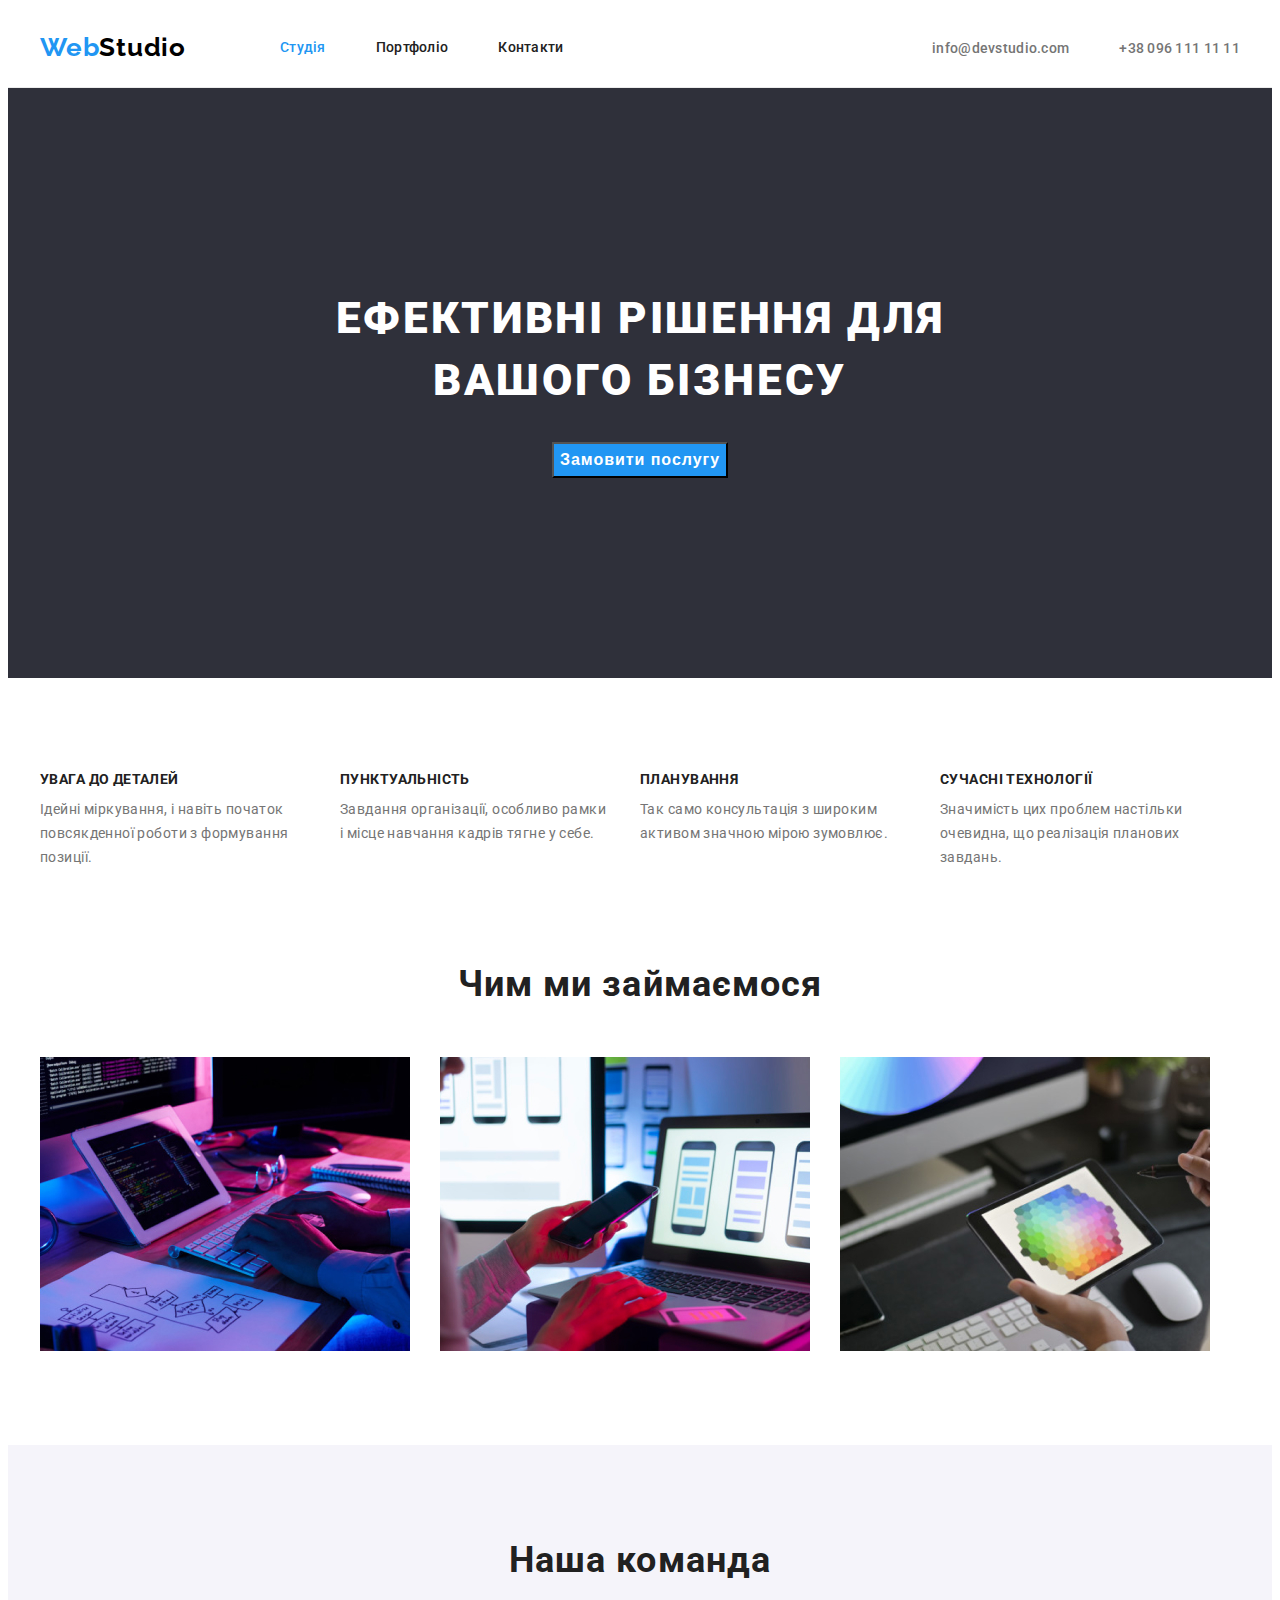
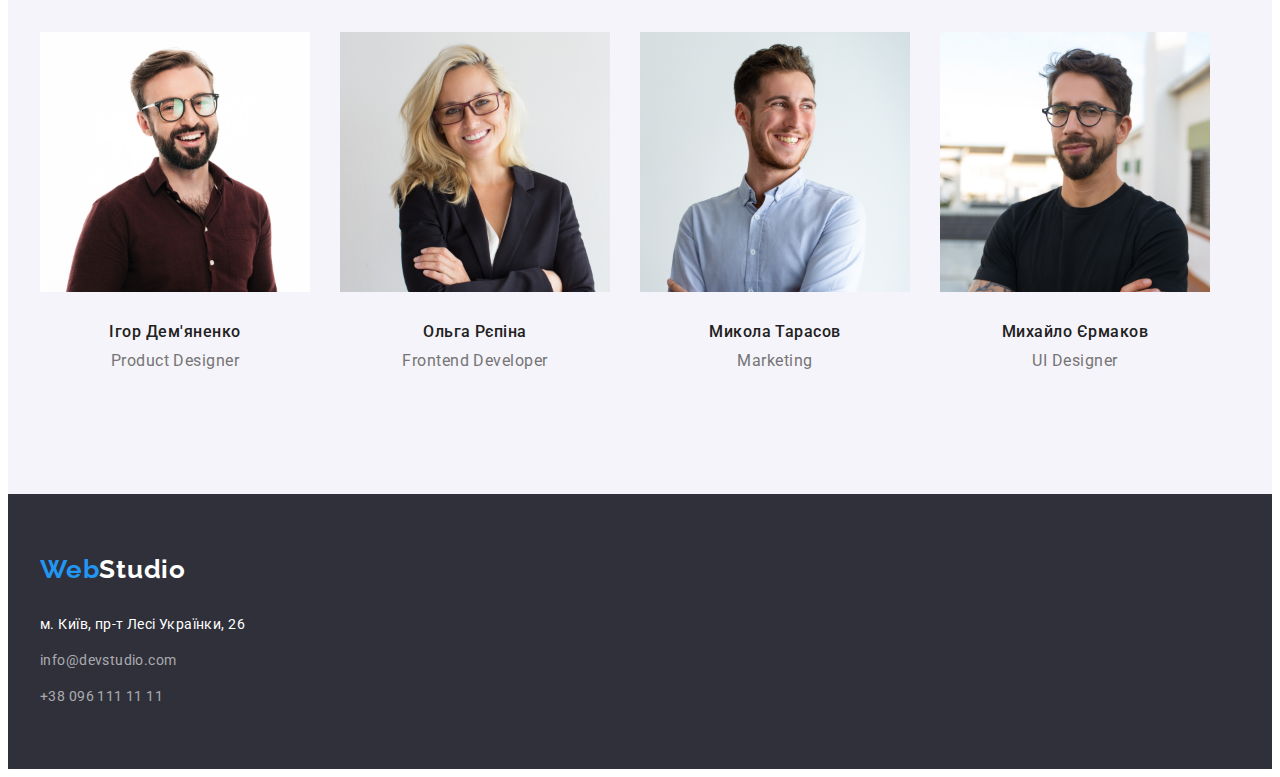
<file: index.html>
<!DOCTYPE html>
<html lang="uk">

<head>
    <meta charset="UTF-8">
    <meta http-equiv="X-UA-Compatible" content="IE=edge">
    <meta name="viewport" content="width=device-width, initial-scale=1.0">
    <title>Document</title>

    <link rel="preconnect" href="https://fonts.googleapis.com">
    <link rel="preconnect" href="https://fonts.gstatic.com" crossorigin>
    <link
        href="https://fonts.googleapis.com/css2?family=Raleway:wght@700&family=Roboto:wght@400;500;700;900&display=swap"
        rel="stylesheet">

    <link rel="stylesheet" href="https://cdnjs.cloudflare.com/ajax/libs/modern-normalize/2.0.0/modern-normalize.min.css"
        integrity="sha512-4xo8blKMVCiXpTaLzQSLSw3KFOVPWhm/TRtuPVc4WG6kUgjH6J03IBuG7JZPkcWMxJ5huwaBpOpnwYElP/m6wg=="
        crossorigin="anonymous" referrerpolicy="no-referrer" />

    <link rel="stylesheet" href="./css/styles.css">
</head>

<body>
    <header class="header">

        <div class=" container heder-content">
            <nav class="heder-list">
                <!--Шапка-->
                <a class="link-logo" href=""> Web<span class="port">Studio</span> </a>
                <ul class="list">
                    <li class="nav-list"><a class="link-list current" href="./index.html"> Студія </a> </li>
                    <li class="nav-list"> <a class="link-list" href="./portfolio.html"> Портфоліо </a> </li>
                    <li class="nav-list"><a class="link-list" href="">Контакти</a> </li>
                </ul>
            </nav>


            <ul class="list-heder">
                <li class="mail"> <a class="link-list-contacts" href="mailto:info@devstudio.com "> info@devstudio.com
                    </a></li>
                <li class="contact-number"> <a class="link-list-contacts" href="tel:380961111111"> +38 096 111 11 11
                    </a> </li>
            </ul>
        </div>






    </header>
    <main>
        <section class="men-title">
            <div class=" container">
                <h1 class="title">Ефективні рішення для вашого бізнесу </h1>
                <button class="button-service" type="button">Замовити послугу</button>
            </div>
        </section>



        <!--Послуги-->
        <section class="section">
            <div class="container">
                <ul class="list-services">
                    <li class="services">
                        <h3 class="list-title">УВАГА ДО ДЕТАЛЕЙ</h3>
                        <p class="list-text">Ідейні міркування, і навіть початок повсякденної роботи з формування
                            позиції.</p>
                    </li>

                    <li class="services">
                        <h3 class="list-title">ПУНКТУАЛЬНІСТЬ</h3>
                        <p class="list-text"> Завдання організації, особливо рамки і місце навчання кадрів тягне у себе.
                        </p>
                    </li>
                    <li class="services">
                        <h3 class="list-title">ПЛАНУВАННЯ</h3>
                        <p class="list-text">Так само консультація з широким активом значною мірою зумовлює.</p>
                    </li>
                    <li class="services">
                        <h3 class="list-title">СУЧАСНІ ТЕХНОЛОГІЇ</h3>
                        <p class="list-text">Значимість цих проблем настільки очевидна, що реалізація планових завдань.
                        </p>
                    </li>
                </ul>
            </div>

        </section>
        <!--Чим ми займаэмось-->
        <section class="section-work">
            <div class="container">
                <h2 class="work">Чим ми займаємося</h2>
                <ul class="list-work ">
                    <li class="list-foto"><img src="./images/box1.jpg" alt="створення сайту" width="370"> </li>
                    <li class="list-foto"> <img src="./images/box2.jpg" alt="тестування на мобільних пристроях"
                            width="370"> </li>
                    <li class="list-foto"> <img src="./images/box3.jpg" alt="вибір кольорової гами " width="370"></li>
                </ul>
            </div>
        </section>

        <!--Gomanda-->
        <section class="section tem">
            <div class="container">
                <h2 class="work">Наша команда</h2>
                <ul class="comanda-list">
                    <li class="foto-work"> <img src="./images/img1.jpg" alt="дизайнер компанії" width="270">

                        <div class="comanda">
                            <h3 class="list-comanda">Ігор Дем'яненко</h3>
                            <p class="list-profession">Product Designer</p>
                        </div>

                    </li>
                    <li class="foto-work"> <img src="./images/img2.jpg" alt="розробник інтерфейсу" width="270">
                        <div class="comanda">
                            <h3 class="list-comanda"> Ольга Рєпіна </h3>
                            <p class="list-profession">Frontend Developer</p>
                        </div>

                    </li>
                    <li class="foto-work"> <img src="./images/img6.jpg" alt="маркетолог" width="270">
                        <div class="comanda">
                            <h3 class="list-comanda"> Микола Тарасов </h3>
                            <p class="list-profession"> Marketing </p>
                        </div>

                    </li>
                    <li class="foto-work"> <img src="./images/img7.jpg" alt="дизайнер інтерфейсу користувача"
                            width="270">
                        <div class="comanda">
                            <h3 class="list-comanda"> Михайло Єрмаков </h3>
                            <p class="list-profession"> UI Designer </p>
                        </div>
                    </li>

                </ul>
            </div>
        </section>
    </main>



    <!--Pidval-->
    <footer>

        <div class="container">

            <a class="link-logo" href=""> Web<span class="port-footer">Studio</span> </a>
            <address class="address-nov">
                м. Київ, пр-т Лесі Українки, 26

                <a class="adress-link" href="mailto:info@devstudio.com "> info@devstudio.com </a>

                <a class="adress-link" href="tel:380961111111"> +38 096 111 11 11 </a>




            </address>


        </div>

    </footer>
</body>

</html>
</file>
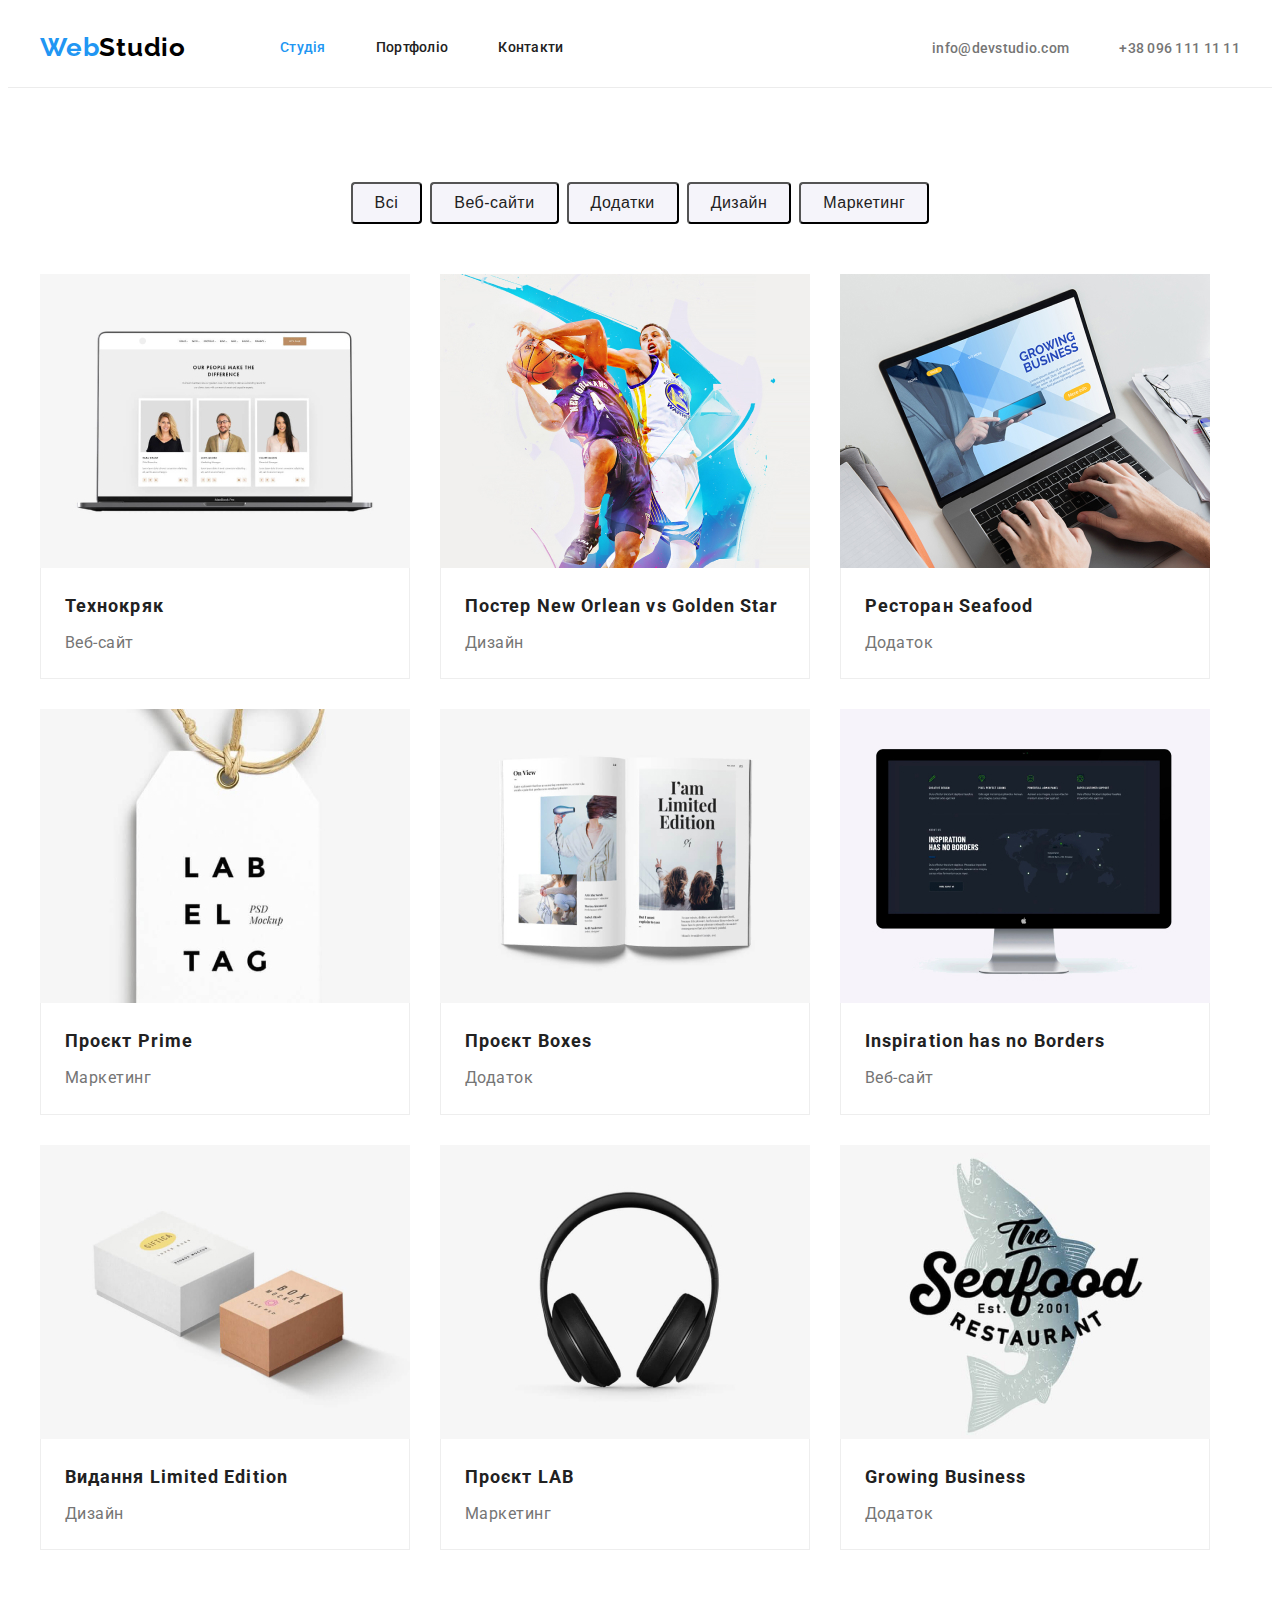
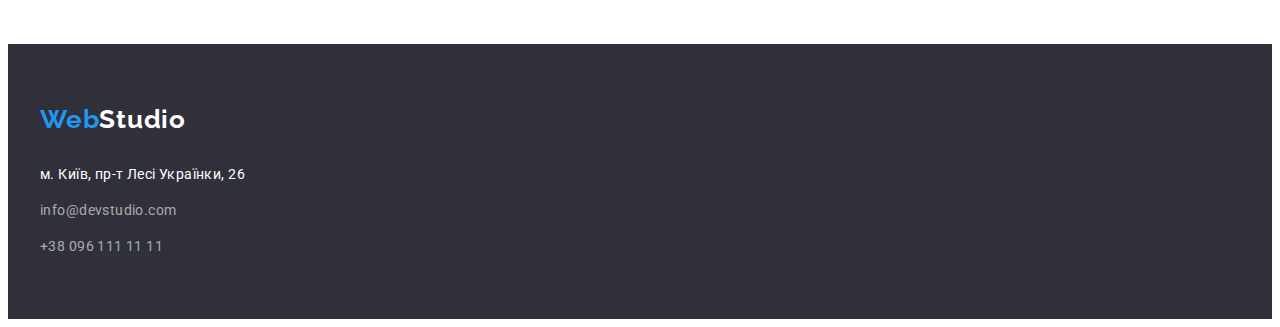
<file: portfolio.html>
<!DOCTYPE html>
<html lang="uk">

<head>
    <meta charset="UTF-8">
    <meta http-equiv="X-UA-Compatible" content="IE=edge">
    <meta name="viewport" content="width=device-width, initial-scale=1.0">
    <title>Document</title>
    <link rel="preconnect" href="https://fonts.googleapis.com">
    <link rel="preconnect" href="https://fonts.gstatic.com" crossorigin>
    <link href="https://fonts.googleapis.com/css2?family=Raleway:wght@700&family=Roboto:wght@400;500;700;900&display=swap"
    rel="stylesheet">
    <link rel="stylesheet" href="https://cdnjs.cloudflare.com/ajax/libs/modern-normalize/2.0.0/modern-normalize.min.css"
    integrity="sha512-4xo8blKMVCiXpTaLzQSLSw3KFOVPWhm/TRtuPVc4WG6kUgjH6J03IBuG7JZPkcWMxJ5huwaBpOpnwYElP/m6wg=="
    crossorigin="anonymous" referrerpolicy="no-referrer" />
    <link rel="stylesheet" href="./css/styles.css">
</head>

<body>
    <!--Шапка-->
    <header class="header">
    
        <div class=" container heder-content">
            <nav class="heder-list">
                <!--Шапка-->
                <a class="link-logo" href=""> Web<span class="port">Studio</span> </a>
                <ul class="list">
                    <li class="nav-list"><a class="link-list current" href="./index.html"> Студія </a> </li>
                    <li class="nav-list"> <a class="link-list" href="./portfolio.html"> Портфоліо </a> </li>
                    <li class="nav-list"><a class="link-list" href="">Контакти</a> </li>
                </ul>
            </nav>
    
    
            <ul class="list-heder">
                <li class="mail"> <a class="link-list-contacts" href="mailto:info@devstudio.com "> info@devstudio.com
                    </a></li>
                <li class="contact-number"> <a class="link-list-contacts" href="tel:380961111111"> +38 096 111 11 11
                    </a> </li>
            </ul>
        </div>
    
    
    
    
    
    
    </header>

    <!--Порфоліо-->
    <main>
         <section class="section">
         
           <!--<h1> Порфоліо</h1>-->
         <div class="container">
            <ul class="list-menu">
               <li><button type="button" class="list-button ">Всі</button></li>
               <li> <button type="button"class="list-button">Веб-сайти</button></li>
               <li> <button type="button" class="list-button" >Додатки</button></li>
               <li> <button type="button" class="list-button">Дизайн</button></li>
               <li> <button type="button"class="list-button">Маркетинг</button></li>
            </ul>
         
         
        
            <ul class="list-image">         
               <li class="list-card">
                 <a class="list-portfolio" href=""> <img src="./image_portfolio/img.jpg" alt="сторінка сайту" width="370">
                 <div class="text">
                     <h2  class="list-porf" >Технокряк</h2>
                     <p class="list-phase">Веб-сайт</p>
                 </div> 
                 </a>
               </li>
               <li class="list-card"> 
                  <a class="list-portfolio" href="">    <img src="./image_portfolio/img11.jpg" alt="спорт" width="370">
                  <div class="text">  
                       <h2 class="list-porf"> Постер New Orlean vs Golden Star</h2>
                       <p class="list-phase">Дизайн</p>
                  </div>
                  </a>
                </li>

                <li class="list-card"> 
                   <a class="list-portfolio" href="">  
                   <img src="./image_portfolio/img12.jpg" alt="назва ресторану" width="370">
                   <div class="text">  
                       <h2 class="list-porf"> Ресторан Seafood </h2>
                       <p class="list-phase"> Додаток </p>
                   </div>
                   </a>
 

                </li>
                <li class="list-card"> 
                   <a class="list-portfolio" href=""> 
                   <img src="./image_portfolio/img13.jpg" alt="навушники" width="370">
                   <div class="text">   
                       <h2 class="list-porf"> Проєкт Prime</h2>
                       <p class="list-phase"> Маркетинг </p>
                    </div>
                   </a>


                </li>
            
                <li class="list-card">
                   <a class="list-portfolio" href="">  
                   <img src="./image_portfolio/img14.jpg" alt="коробка" width="370">
                   <div class="text">  
                      <h2 class="list-porf"> Проєкт Boxes</h2>
                      <p class="list-phase"> Додаток </p>
                   </div>

                   </a>
                </li>
                <li class="list-card"> <a class="list-portfolio" href=""> 
                   <img src="./image_portfolio/img15.jpg" alt="монітор" width="370">
                   <div class="text">  
                       <h2 class="list-porf"> Inspiration has no Borders </h2>
                       <p class="list-phase"> Веб-сайт </p>
                   </div>
                   </a>
                </li>
            
                <li class="list-card"> 
                   <a class="list-portfolio" href=""> 
                   <img src="./image_portfolio/img16.jpg" alt="журнал" width="370">
                   <div class="text"> 
                      <h2 class="list-porf" > Видання Limited Edition </h2>
                      <p class="list-phase"> Дизайн</p>
                   </div>

                   </a>
               </li>
               <li class="list-card">
                   <a class="list-portfolio" href="">  
                   <img src="./image_portfolio/img17.jpg" alt="етикетка" width="370">
                   <div class="text">  
                      <h2 class="list-porf"> Проєкт LAB </h2>
                       <p class="list-phase"> Маркетинг </p>
                    </div>
                   </a>
               </li>
                <li class="list-card"> 
                    <a class="list-portfolio" href=""> 
                    <img src="./image_portfolio/img18.jpg" alt="відображення додатку" width="370">
                    <div class="text">  
                        <h2 class="list-porf"> Growing Business </h2>
                         <p class="list-phase">Додаток  </p>
                    </div>

                     </a>
                </li>
            
            </ul>
         </div>
         </section>
    </main>
    
     <!--Pidval-->
    <footer>

        <div class="container">
        
            <a class="link-logo" href=""> Web<span class="port-footer">Studio</span> </a>
            <address class="address-nov">
                м. Київ, пр-т Лесі Українки, 26
                
                    <a class="adress-link" href="mailto:info@devstudio.com "> info@devstudio.com </a>
                
                 <a class="adress-link" href="tel:380961111111"> +38 096 111 11 11 </a>
                
           
        
        
            </address>
        
        
        </div>
</body>

</html>
</file>
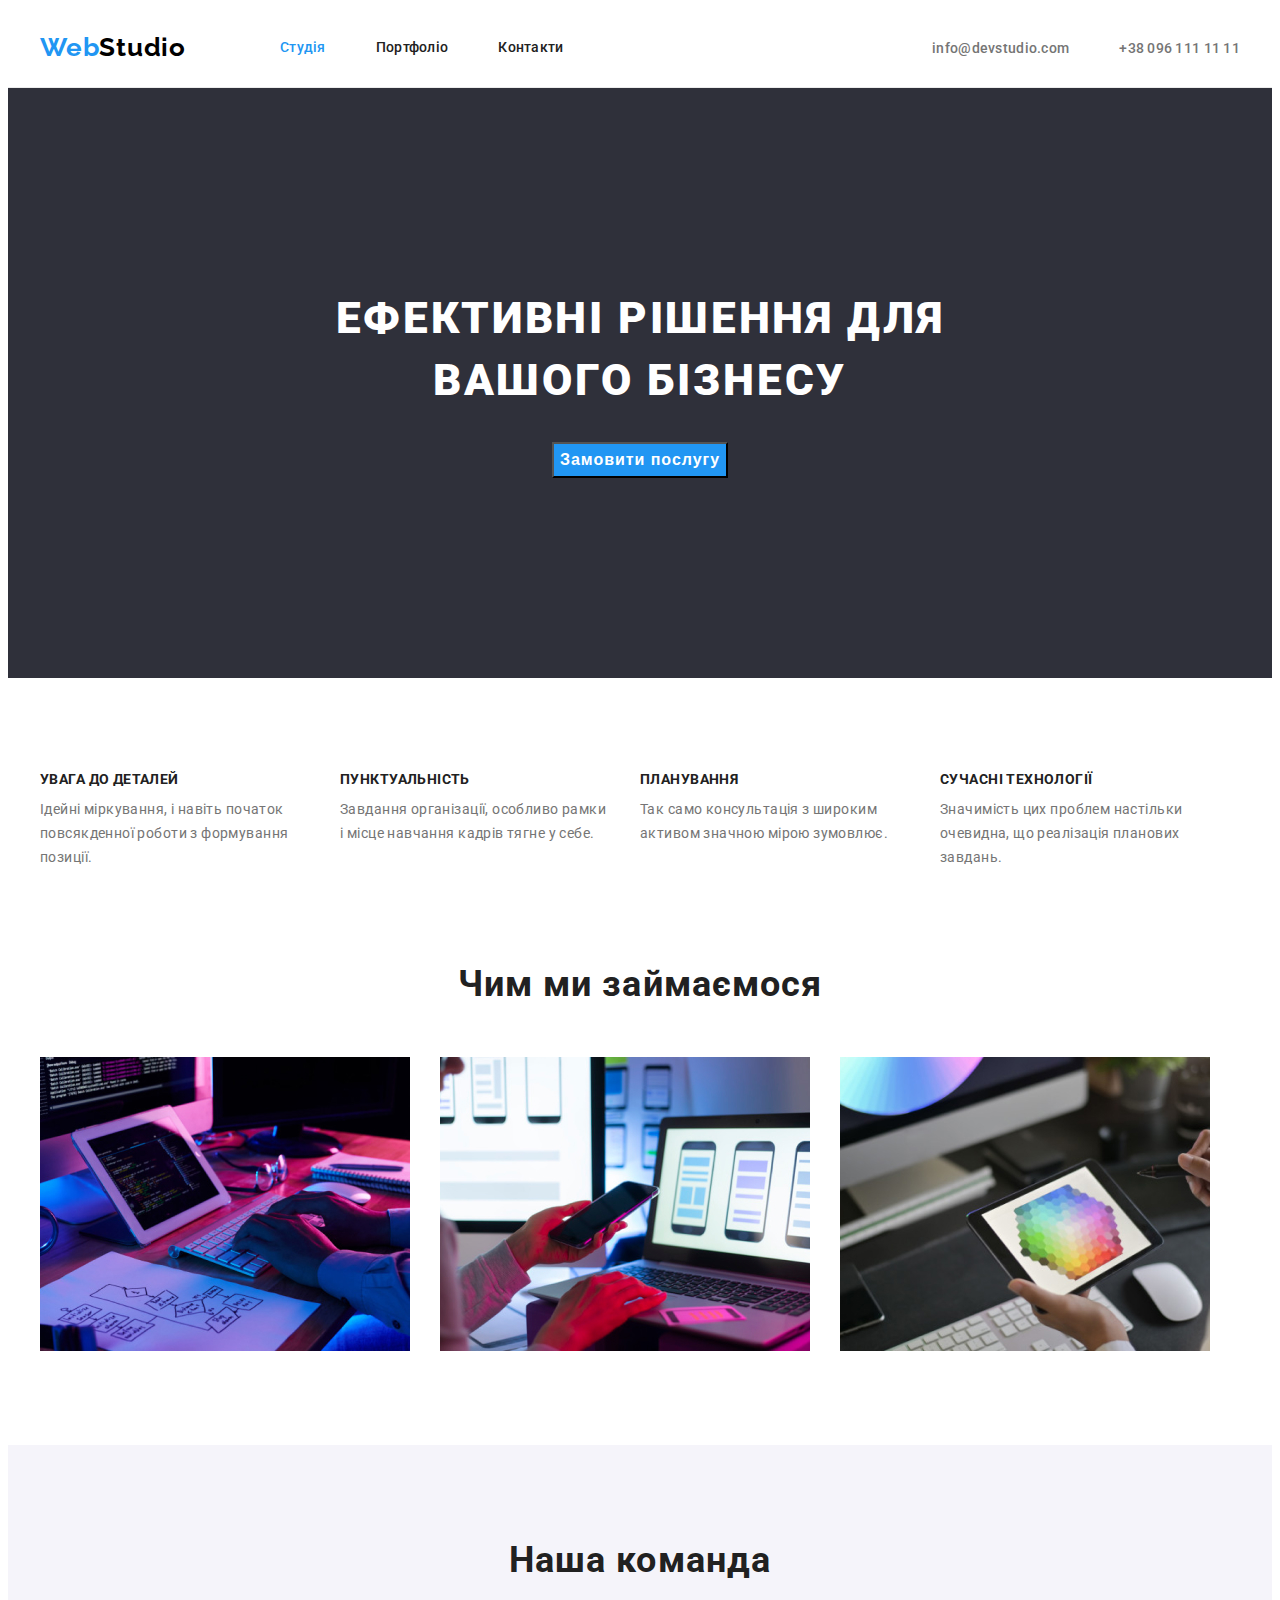
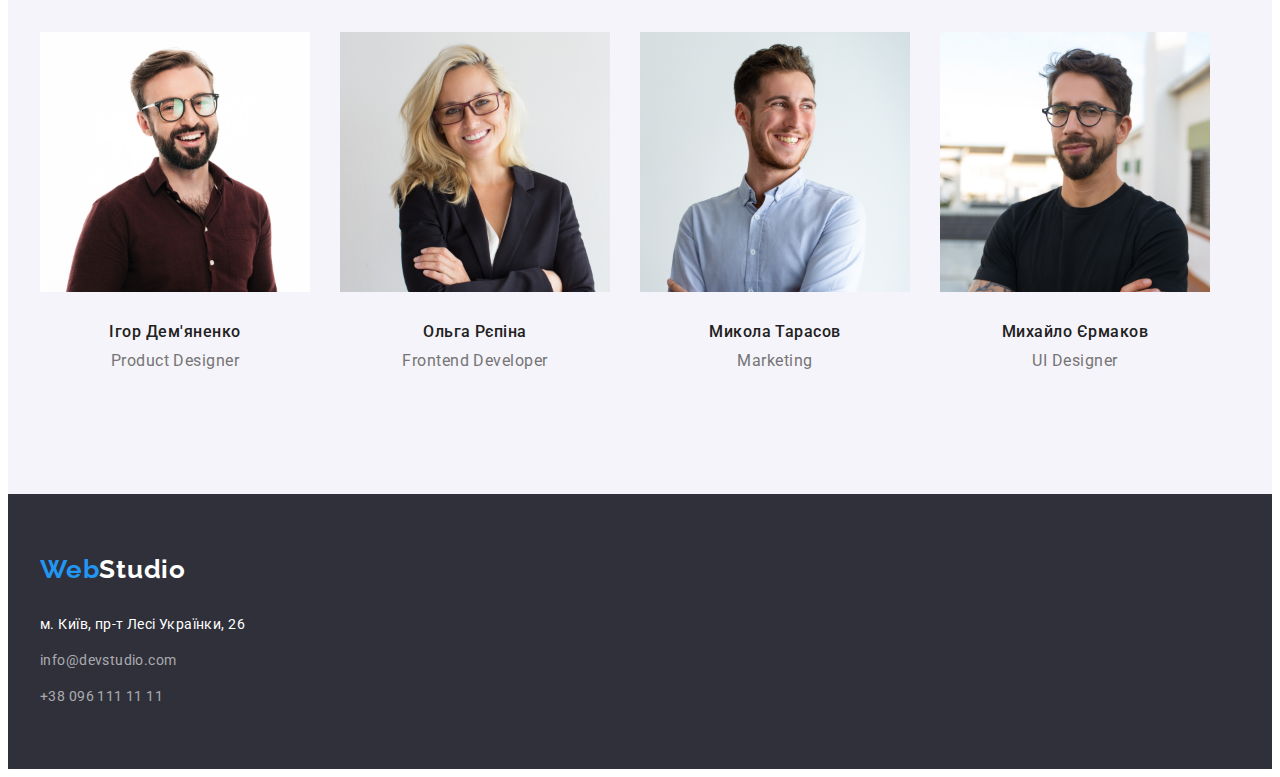
<file: studio.html>
<!DOCTYPE html>
<html lang="uk">
<head>
    <meta charset="UTF-8">
    <meta http-equiv="X-UA-Compatible" content="IE=edge">
    <meta name="viewport" content="width=device-width, initial-scale=1.0">
    <title>Document</title>
    
    <link rel="preconnect" href="https://fonts.googleapis.com">
    <link rel="preconnect" href="https://fonts.gstatic.com" crossorigin>
    <link href="https://fonts.googleapis.com/css2?family=Raleway:wght@700&family=Roboto:wght@400;500;700;900&display=swap"
     rel="stylesheet">

    <link rel="stylesheet" href="https://cdnjs.cloudflare.com/ajax/libs/modern-normalize/2.0.0/modern-normalize.min.css"
     integrity="sha512-4xo8blKMVCiXpTaLzQSLSw3KFOVPWhm/TRtuPVc4WG6kUgjH6J03IBuG7JZPkcWMxJ5huwaBpOpnwYElP/m6wg=="
     crossorigin="anonymous" referrerpolicy="no-referrer" />

     <link rel="stylesheet" href="./css/styles.css">
</head>
<body>
    <header class="header">
    
         <div class=" container heder-content">  
           <nav class="heder-list">
            <!--Шапка-->
            <a  class="link-logo" href=""> Web<span class="port">Studio</span> </a>
            <ul class="list">
              <li class="nav-list"><a  class="link-list current"  href="./index.html"> Студія  </a> </li>
              <li class="nav-list" > <a class="link-list"   href="./portfolio.html"> Портфоліо  </a> </li>
              <li  class="nav-list"><a class="link-list"   href="" >Контакти</a>   </li>
            </ul>
             </nav>   
             
                     
             <ul class="list-heder">
                <li class="mail"> <a  class="link-list-contacts" href="mailto:info@devstudio.com "> info@devstudio.com </a></li>
                <li class="contact-number">  <a  class="link-list-contacts"  href="tel:380961111111"> +38 096 111 11 11 </a> </li>
             </ul>
         </div>   

                 
 
       

      
    </header>
  <main>
 <section class="men-title"> 
     <div class=" container">
        <h1 class="title">Ефективні рішення для вашого бізнесу </h1>
        <button  class="button-service"    type="button">Замовити послугу</button>
     </div>
  </section>  



<!--Послуги-->
   <section class="section"> 
    <div class="container">
     <ul class="list-services">
        <li class="services">
            <h3 class="list-title">УВАГА ДО ДЕТАЛЕЙ</h3> 
             <p class="list-text">Ідейні міркування, і навіть початок повсякденної роботи з формування позиції.</p>
        </li>

        <li   class="services">
             <h3 class="list-title" >ПУНКТУАЛЬНІСТЬ</h3>
              <p class="list-text"> Завдання організації, особливо рамки і місце навчання кадрів тягне у себе.</p>
        </li>
        <li  class="services">
             <h3 class="list-title">ПЛАНУВАННЯ</h3>
              <p class="list-text">Так само консультація з широким активом значною мірою зумовлює.</p>
        </li>
         <li class="services">
             <h3 class="list-title">СУЧАСНІ ТЕХНОЛОГІЇ</h3>
             <p class="list-text">Значимість цих проблем настільки очевидна, що реалізація планових завдань.</p>
        </li>
     </ul>
    </div>

</section>
<!--Чим ми займаэмось-->
<section class="section-work">  
    <div class="container">
          <h2 class="work">Чим ми займаємося</h2>
          <ul class="list-work ">  
            <li class="list-foto"><img src="./images/box1.jpg" alt="створення сайту" width="370"> </li>    
            <li  class="list-foto"> <img src="./images/box2.jpg" alt="тестування на мобільних пристроях"  width="370">   </li>
            <li class="list-foto">   <img src="./images/box3.jpg" alt="вибір кольорової гами " width="370"></li>
          </ul>
    </div>
</section>

<!--Gomanda-->
<section class="section tem">  
     <div class="container">
          <h2 class="work">Наша команда</h2>
            <ul class="comanda-list">   
                <li class="foto-work"> <img src="./images/img1.jpg" alt="дизайнер компанії" width="270">

                 <div class="comanda">  
                      <h3 class="list-comanda">Ігор Дем'яненко</h3>
                      <p class="list-profession">Product Designer</p>
                 </div>

                </li>
                <li class="foto-work">  <img src="./images/img2.jpg" alt="розробник інтерфейсу" width="270">
                 <div class="comanda">  
                       <h3 class="list-comanda" > Ольга Рєпіна </h3> 
                       <p class="list-profession" >Frontend Developer</p>  
                 </div>

                </li>
                <li class="foto-work">  <img src="./images/img6.jpg" alt="маркетолог" width="270">
                  <div class="comanda">  
                        <h3 class="list-comanda"> Микола Тарасов </h3>
                        <p class="list-profession"> Marketing </p>
                  </div>     

                </li>
                <li class="foto-work" > <img src="./images/img7.jpg" alt="дизайнер інтерфейсу користувача" width="270">
                  <div class="comanda">
                      <h3 class="list-comanda" > Михайло Єрмаков </h3> 
                      <p class="list-profession" > UI Designer </p> 
                  </div>    
                </li>
          
            </ul>
      </div>
</section>
    </main>
    

     
    <!--Pidval-->
    <footer>

        <div class="container">   
            
            <a class="link-logo" href=""> Web<span class="port-footer">Studio</span> </a>
            <address class="address-nov">
             м. Київ, пр-т Лесі Українки, 26 
                
              <a class="adress-link"  href="mailto:info@devstudio.com "> info@devstudio.com </a> 
              
               <a  class="adress-link" href="tel:380961111111">  +38 096 111 11 11 </a>  
              
                     
             

            </address>

          
        </div>

     </footer>
</body>
</html>
</file>
<file: css/styles.css>
:root {
    --prinory-text-color:#212121;
    --accent-color:#757575;
    --logo-color:#000000;
    --tetriory-color:#ffffff;
    --prinory-backround-color:#F5F4FA;
    --accent-backround-color:#ffffff;
    --title-backround-color:#2f303a;
    --button-backround-color:#2196f3;
    --accent-lin-color:#2196F3;
  
}

body{
    font-family:'Roboto',sans-serif;
    color: var(--prinory-text-color);
     font-style: normal;
     line-height: 1.5;
     
}
h1,h2,h3,h4,h5,h6,ul,p{
    margin: 0;
    padding: 0;
}






.link-logo{
    font-family: 'Raleway';
    font-weight: 700;
    font-size: 26px;
    line-height: 1.2;
    letter-spacing: 0.03em;
    text-decoration: none;
    color: var(--accent-lin-color);
    margin-right: 94px;
}
.port{
        color: var(--logo-color);
}



.header {
    
    background-color: var(--accent-backround-color)  ;
    border-bottom: 1px solid #ececec;
}

.heder-content{

    display: flex;

}



.heder-list{
display:flex;
align-items: center;

}

.list-heder{
list-style: none;
display:flex;
align-items: center;
margin-left: auto;
gap: 50px;


  }

.men-title{
    background-color: var(--title-backround-color);
     text-align: center;
     align-items: center;
     padding-top: 200px ;
     padding-bottom: 200px;
}
.title {
    
    margin-left: auto;
    margin-right: auto;
    max-width: 696px;
    margin-bottom: 30px;
    font-weight: 900;
    font-size: 44px;
    line-height: 1.4;
    text-align: center;
    letter-spacing: 0.06em;
    text-transform: uppercase;
    color: var(--tetriory-color);
}


.link{
    text-decoration: none;
}

.link{
        font-family: 'Raleway',sans-serif;
        font-weight: 700;
        font-size: 26px;
        line-height: 1.2;
        letter-spacing: 0.03em;
      }
.list-image {
        list-style: none;
        font-weight: 500;
        font-size: 14px;
        line-height: 1.14;
        letter-spacing: 0.02em;
        color: var(--prinory-text-color);
          
        margin-left: -30px;
        margin-bottom: -30px;
        display: flex;
        flex-wrap: wrap;
}



.list-card{
    
    margin-left:  30px;
    margin-bottom: 30px;
    flex-basis: calc(100%/3-30);
     
    
}



.link-list{
    text-decoration: none;
     color:var(--prinory-text-color);
     display: block;
     padding-top: 32px;
     padding-bottom: 32px;
}
   
.link-list:hover,
.link-list:focus{
    color: var(--accent-lin-color)

}
.link-list.current{
    color: var(--accent-lin-color);
    display: block;

    padding-top: 32px;
    padding-bottom:32px;
}

.link-list-contacts{
    text-decoration: none;
    font-weight: 500;
    font-size: 14px;
    line-height: 16px;
    letter-spacing: 0.02em;
    color: #757575;

    display: block;
   

}

.link-list-contacts:hover,
.link-list-contacts:focus {
   color: var(--accent-lin-color);
}



.list{
    list-style: none;
    font-weight: 500;
    font-size: 14px;
    line-height: 1.14;
    letter-spacing: 0.02em;
    color: var(--prinory-text-color);
    gap: 50px; 
    margin-left: auto;
    display: flex;
    flex-wrap:nowrap;
    
      
}
.list-menu{
    list-style: none;
    font-weight: 500;
    font-size: 14px;
    line-height: 1.14;
    letter-spacing: 0.02em;
    color: var(--prinory-text-color);
    gap: 8px;
    margin: auto;
    display: flex;
    justify-content: center;
    margin-bottom:50px;
}

.text {
padding:20px 24px ;
border-right: 1px solid #EEE;
border-bottom: 1px solid #EEE;
border-left: 1px solid #EEE;
}





.comanda-list {
    list-style: none;
    font-weight: 500;
    font-size: 14px;
    line-height: 1.14;
    letter-spacing: 0.02em;
    color: var(--prinory-text-color);
    gap: 30px;
    margin-left: auto;
    display: flex;
    flex-wrap: wrap;
}







.nav-list{
        font-weight: 500;
        font-size: 14px;
        line-height: 1.1;
        letter-spacing: 0.02em;
        color: var(--prinory-text-color);

        
}



.mail{
    font-weight: 500;
    font-size: 14px;
    line-height: 1.14;
    letter-spacing: 0.02em;
    color: var(--accent-color);
   
}

.mail:hover,
.mail:focus{
    color: var(--accent-lin-color);
}


.contact-number{
    font-weight: 500;
    font-size: 14px;
    line-height: 1.4;
    letter-spacing: 0.02em;
    color: var(--accent-color);
}




.button-service{
   
     display: block;
     margin: auto;
    font-weight: 700;
    font-size: 16px;
    line-height: 1.9;
    letter-spacing: 0.06em;
    color: var(--tetriory-color);
    background-color: var(--button-backround-color);
    
}
.list-button{
    font-weight: 500;
    font-size: 16px;
    line-height: 1.6;
    letter-spacing: 0.03em;
    color: var(--prinory-text-color);
    background-color: var(--prinory-backround-color);
    padding:6px 22px ;
    gap: 8px;
    border-radius: 4px;

}

.list-button:hover,
.list-button:focus {
    color: var(--tetriory-color);
    background-color: var(--button-backround-color);
}

.list-title{
    font-weight: 700;
    font-size: 14px;
    line-height: 1.14;
    letter-spacing: 0.03em;
    text-transform: uppercase;
    color: var(--prinory-text-color);
    margin-bottom:10px; 



}
.list-text {
    font-weight: 400;
    font-size: 14px;
    line-height: 1.7;
    letter-spacing: 0.03em;
    color: var(--accent-color);
}
img{
    display: block;
}



.list-portfolio{
    text-decoration:none ;
    list-style: none;
    width: 370px;
    display: block;
    
    
}
 
.list-porf {
    font-weight: 700;
    font-size: 18px;
    line-height: 2;
    letter-spacing: 0.06em;
    color: var(--prinory-text-color);
    margin-bottom: 4px;
}
.list-phase {
    font-weight: 400;
    font-size: 16px;
    line-height: 1.9;
    letter-spacing: 0.03em;
    color: var(--accent-color);
}

.work{
    
    margin-bottom: 50px;

     font-weight: 700;
     font-size: 36px;
     line-height: 1.2;
     text-align: center;
     letter-spacing: 0.03em;
     color: var(--prinory-text-color);
    
}
.list-work{
    list-style: none;
    font-weight: 500;
    font-size: 14px;
    line-height: 1.14;
    letter-spacing: 0.02em;
    color: var(--prinory-text-color);
    gap: 30px;
    margin-left: auto;
    display: flex;
    flex-wrap: nowrap;

}






.list-services{
    
      list-style: none;
      display: flex;
      flex-wrap: nowrap;
      gap: 30px;
}

.services{
    width: 270px;
}
.comanda{
    padding-top: 30px;
    padding-bottom: 30px;
}

.list-comanda{
  font-weight: 500; 
  font-size: 16px;
  line-height: 1.2;
  letter-spacing: 0.03em;
   color: var(--prinory-text-color);
   margin-bottom: 10px;
    text-align: center;

}

.tem{
    background-color: var(--prinory-backround-color);

}


.container{
   width: 1200px;
   padding-left: 15px;
   padding-right: 15px;
   margin-left: auto;
   margin-right: auto;
}






.section{
    padding-top: 94px;
    padding-bottom: 94px;
}

.section-work{
    padding-bottom: 94px;
}

.list-profession{
    font-weight: 400;
    font-size: 16px;
    line-height: 1.2;
    letter-spacing: 0.03em;
    color: var(--accent-color);
    
    text-align: center;
    border-radius: 0px 0px 4px 4px;
  





}
.list-foto{
     width: 370px;

    
 }
 

.foto-work{
    width: 270px;
    
  
}

.address-nov{
        font-style: normal;
         font-weight: 400;
        font-size: 14px;
        line-height: 1.7;
        letter-spacing: 0.03em;
        color: var(--tetriory-color);
        margin-top: 28px;
}
footer{ 
   
    background-color: var(--title-backround-color);
    color: var(--tetriory-color);
    padding-top: 60px;
    padding-bottom: 60px;
}
.port-footer{
    color: var(--tetriory-color);
}

.adress-link{
        text-decoration: none;
        font-style: normal;
        font-weight: 400;
        font-size: 14px;
        line-height: 1.7;
        letter-spacing: 0.03em;
        color: rgba(255, 255, 255, 0.6);
        margin-top: 12px;
        display: flex;
        flex-direction: column;
}
</file>
